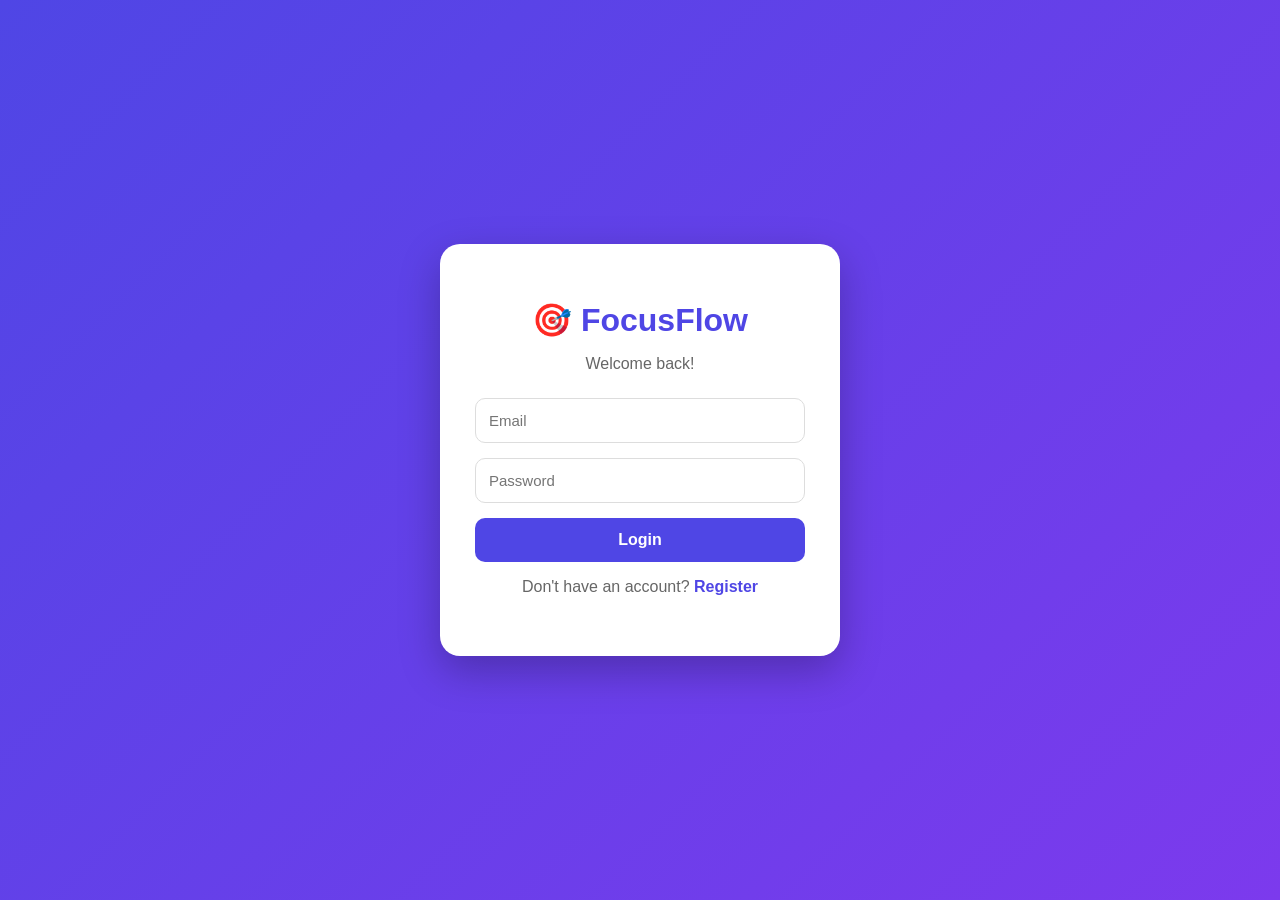
<file: frontend/login.html>
<!DOCTYPE html>
<html lang="en">

<head>
    <link rel="manifest" href="./manifest.json">
    <meta name="theme-color" content="#4f46e5">

    <meta charset="UTF-8">
    <meta name="viewport" content="width=device-width, initial-scale=1.0">

    <title>FocusFlow - Login</title>

    <style>
        * {
            box-sizing: border-box;
        }

        body {
            margin: 0;
            font-family: Arial, sans-serif;
            background: linear-gradient(135deg, #4f46e5, #7c3aed);
            min-height: 100vh;
            display: flex;
            justify-content: center;
            align-items: center;
        }

        .auth-container {
            width: 100%;
            padding: 20px;
        }

        .auth-box {
            width: 400px;
            max-width: 100%;
            margin: auto;
            background: white;
            padding: 35px;
            border-radius: 20px;
            text-align: center;
            box-shadow: 0 15px 40px rgba(0, 0, 0, 0.25);
        }

        .auth-box h1 {
            margin-bottom: 10px;
            color: #4f46e5;
        }

        .auth-box > p {
            color: #666;
            margin-bottom: 25px;
        }

        .auth-box form {
            display: flex;
            flex-direction: column;
            gap: 15px;
        }

        .auth-box input {
            width: 100%;
            padding: 13px;
            border: 1px solid #ddd;
            border-radius: 10px;
            font-size: 15px;
            outline: none;
        }

        .auth-box input:focus {
            border-color: #4f46e5;
            box-shadow: 0 0 0 3px rgba(79, 70, 229, 0.1);
        }

        .auth-box form button {
            padding: 13px;
            background: #4f46e5;
            color: white;
            border: none;
            border-radius: 10px;
            font-size: 16px;
            font-weight: bold;
            cursor: pointer;
        }

        .auth-box form button:hover {
            background: #4338ca;
        }

        .auth-box a {
            color: #4f46e5;
            font-weight: bold;
            text-decoration: none;
        }

        .auth-box a:hover {
            text-decoration: underline;
        }

        /* FocusFlow Popup */

        .popup-overlay {
            display: none;
            position: fixed;
            inset: 0;
            background: rgba(0, 0, 0, 0.6);
            justify-content: center;
            align-items: center;
            z-index: 9999;
        }

        .popup-box {
            width: 350px;
            max-width: 90%;
            background: white;
            padding: 30px;
            border-radius: 20px;
            text-align: center;
            box-shadow: 0 15px 40px rgba(0, 0, 0, 0.3);
            animation: popupShow 0.25s ease;
        }

        .popup-icon {
            font-size: 45px;
            margin-bottom: 10px;
        }

        .popup-box h2 {
            color: #4f46e5;
            margin: 5px 0 10px;
        }

        .popup-box p {
            color: #555;
            line-height: 1.5;
            white-space: pre-line;
        }

        .popup-box button {
            margin-top: 10px;
            padding: 11px 30px;
            background: #4f46e5;
            color: white;
            border: none;
            border-radius: 10px;
            cursor: pointer;
            font-weight: bold;
        }

        .popup-box button:hover {
            background: #4338ca;
        }

        @keyframes popupShow {
            from {
                transform: scale(0.8);
                opacity: 0;
            }

            to {
                transform: scale(1);
                opacity: 1;
            }
        }

        @media (max-width: 480px) {
            .auth-box {
                padding: 25px 20px;
            }
        }
    </style>
</head>

<body>

    <!-- LOGIN -->

    <div class="auth-container">

        <div class="auth-box">

            <h1>🎯 FocusFlow</h1>

            <p>Welcome back!</p>

            <form id="loginForm">

                <input
                    type="email"
                    id="loginEmail"
                    placeholder="Email"
                    required
                >

                <input
                    type="password"
                    id="loginPassword"
                    placeholder="Password"
                    required
                >

                <button type="submit">
                    Login
                </button>

            </form>

            <p>
                Don't have an account?
                <a href="register.html">
                    Register
                </a>
            </p>

        </div>

    </div>


    <!-- FOCUSFLOW POPUP -->

    <div
        id="focusflowPopup"
        class="popup-overlay"
    >

        <div class="popup-box">

            <div class="popup-icon">
                🎯
            </div>

            <h2>FocusFlow</h2>

            <p id="popupMessage">
                Message
            </p>

            <button onclick="closeFocusFlowPopup()">
                OK
            </button>

        </div>

    </div>


    <!-- LOGIN JAVASCRIPT -->

    <script>

        document
            .getElementById("loginForm")
            .addEventListener("submit", async function(event) {

                event.preventDefault();

                const email =
                    document
                    .getElementById("loginEmail")
                    .value
                    .trim();

                const password =
                    document
                    .getElementById("loginPassword")
                    .value;


                try {

                    const response =
                        await fetch(
                            "https://focusflow-backend-eu47.onrender.com/api/auth/login",
                            {
                                method: "POST",

                                headers: {
                                    "Content-Type":
                                        "application/json"
                                },

                                body:
                                    JSON.stringify({
                                        email: email,
                                        password: password
                                    })
                            }
                        );


                    const data =
                        await response.json();


                    // LOGIN SUCCESS

                    if (response.ok) {

                        localStorage.setItem(
                            "token",
                            data.token
                        );

                        localStorage.setItem(
                            "user",
                            JSON.stringify(data.user)
                        );

                        showFocusFlowPopup(
                            "Login successful! 🎉"
                        );


                        setTimeout(function() {

                            window.location.href =
                                "index.html";

                        }, 1200);


                    } else {

                        showFocusFlowPopup(
                            data.message ||
                            "Login failed!"
                        );

                    }

                } catch (error) {

                    console.error(
                        "Login Error:",
                        error
                    );

                    showFocusFlowPopup(
                        "Cannot connect to server!"
                    );

                }

            });


        // SHOW POPUP

        function showFocusFlowPopup(message) {

            const popup =
                document.getElementById(
                    "focusflowPopup"
                );

            const popupMessage =
                document.getElementById(
                    "popupMessage"
                );

            popupMessage.textContent =
                message;

            popup.style.display =
                "flex";
        }


        // CLOSE POPUP

        function closeFocusFlowPopup() {

            const popup =
                document.getElementById(
                    "focusflowPopup"
                );

            popup.style.display =
                "none";
        }

    </script>

</body>

</html>
</file>
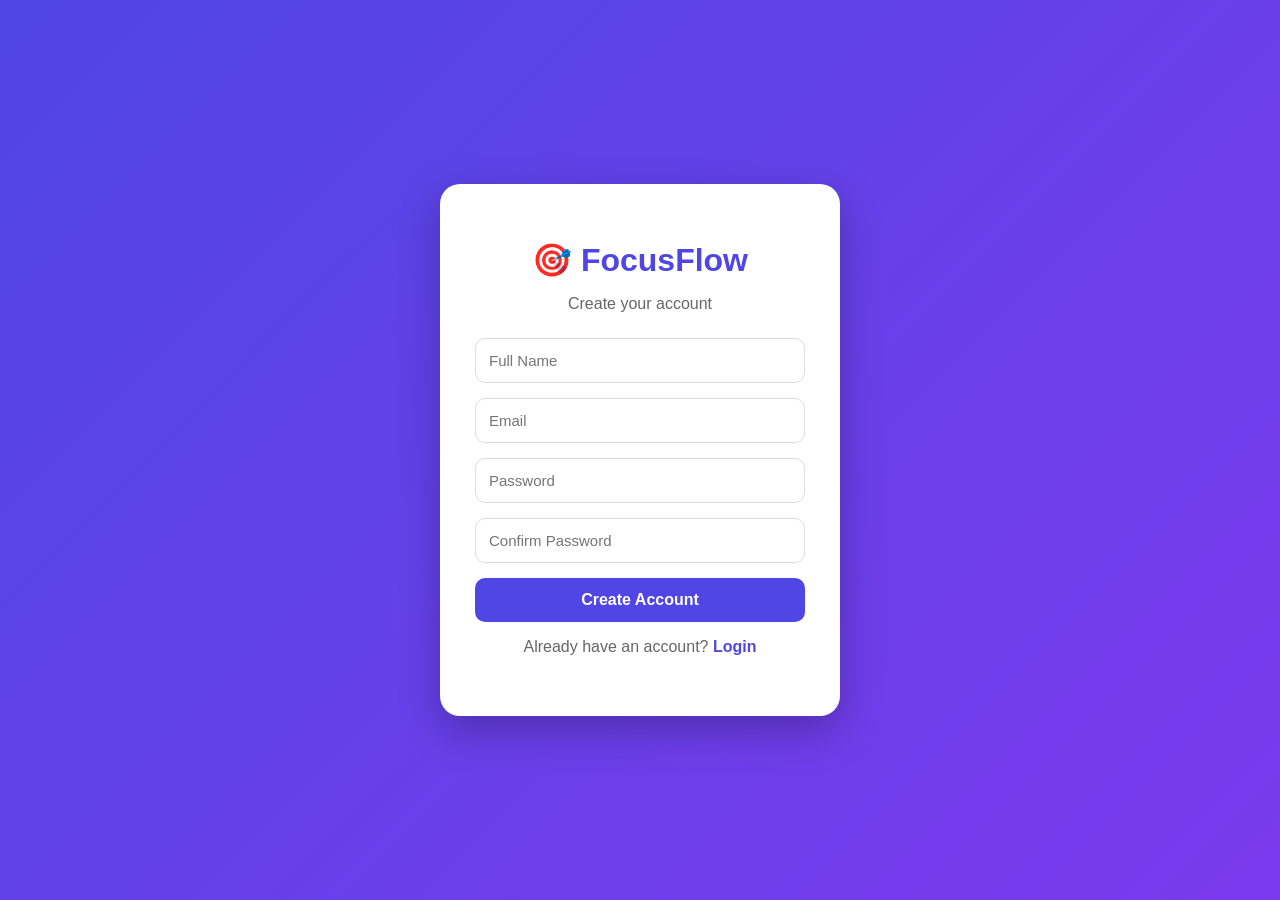
<file: frontend/register.html>
<!DOCTYPE html>
<html lang="en">

<head>
    <link rel="manifest" href="./manifest.json">
<meta name="theme-color" content="#4f46e5">

    <meta charset="UTF-8">

    <meta name="viewport"
          content="width=device-width, initial-scale=1.0">

    <title>FocusFlow - Register</title>

    <style>
    * {
        box-sizing: border-box;
    }

    body {
        margin: 0;
        font-family: Arial, sans-serif;
        background: linear-gradient(135deg, #4f46e5, #7c3aed);
        min-height: 100vh;
        display: flex;
        justify-content: center;
        align-items: center;
    }

    .auth-container {
        width: 100%;
        padding: 20px;
    }

    .auth-box {
        width: 400px;
        max-width: 100%;
        margin: auto;
        background: white;
        padding: 35px;
        border-radius: 20px;
        text-align: center;
        box-shadow: 0 15px 40px rgba(0, 0, 0, 0.25);
    }

    .auth-box h1 {
        margin-bottom: 10px;
        color: #4f46e5;
    }

    .auth-box > p {
        color: #666;
        margin-bottom: 25px;
    }

    .auth-box form {
        display: flex;
        flex-direction: column;
        gap: 15px;
    }

    .auth-box input {
        width: 100%;
        padding: 13px;
        border: 1px solid #ddd;
        border-radius: 10px;
        font-size: 15px;
        outline: none;
    }

    .auth-box input:focus {
        border-color: #4f46e5;
        box-shadow: 0 0 0 3px rgba(79, 70, 229, 0.1);
    }

    .auth-box form button {
        padding: 13px;
        background: #4f46e5;
        color: white;
        border: none;
        border-radius: 10px;
        font-size: 16px;
        font-weight: bold;
        cursor: pointer;
    }

    .auth-box form button:hover {
        background: #4338ca;
    }

    .auth-box a {
        color: #4f46e5;
        font-weight: bold;
        text-decoration: none;
    }

    .auth-box a:hover {
        text-decoration: underline;
    }

    /* FocusFlow Popup */

    .popup-overlay {
        display: none;
        position: fixed;
        inset: 0;
        background: rgba(0, 0, 0, 0.6);
        justify-content: center;
        align-items: center;
        z-index: 9999;
    }

    .popup-box {
        width: 350px;
        max-width: 90%;
        background: white;
        padding: 30px;
        border-radius: 20px;
        text-align: center;
        box-shadow: 0 15px 40px rgba(0, 0, 0, 0.3);
        animation: popupShow 0.25s ease;
    }

    .popup-icon {
        font-size: 45px;
        margin-bottom: 10px;
    }

    .popup-box h2 {
        color: #4f46e5;
        margin: 5px 0 10px;
    }

    .popup-box p {
        color: #555;
        line-height: 1.5;
        white-space: pre-line;
    }

    .popup-box button {
        margin-top: 10px;
        padding: 11px 30px;
        background: #4f46e5;
        color: white;
        border: none;
        border-radius: 10px;
        cursor: pointer;
        font-weight: bold;
    }

    .popup-box button:hover {
        background: #4338ca;
    }

    @keyframes popupShow {
        from {
            transform: scale(0.8);
            opacity: 0;
        }

        to {
            transform: scale(1);
            opacity: 1;
        }
    }

    @media (max-width: 480px) {

        .auth-box {
            padding: 25px 20px;
        }

    }
</style>

</head>


<body>


    <!-- REGISTER -->

    <div class="auth-container">

        <div class="auth-box">

            <h1>🎯 FocusFlow</h1>

            <p>Create your account</p>


            <form id="registerForm">

                <input
                    type="text"
                    id="registerName"
                    placeholder="Full Name"
                    required
                >


                <input
                    type="email"
                    id="registerEmail"
                    placeholder="Email"
                    required
                >


                <input
                    type="password"
                    id="registerPassword"
                    placeholder="Password"
                    required
                >


                <input
                    type="password"
                    id="confirmPassword"
                    placeholder="Confirm Password"
                    required
                >


                <button type="submit">
                    Create Account
                </button>

            </form>


            <p>
                Already have an account?
                <a href="login.html">
                    Login
                </a>
            </p>

        </div>

    </div>



    <!-- =============================== -->
    <!-- FOCUSFLOW POPUP -->
    <!-- =============================== -->

    <div id="focusflowPopup"
         class="popup-overlay">

        <div class="popup-box">

            <div class="popup-icon">
                🎯
            </div>

            <h2>FocusFlow</h2>

            <p id="popupMessage">
                Message
            </p>

            <button onclick="closeFocusFlowPopup()">
                OK
            </button>

        </div>

    </div>



    <!-- =============================== -->
    <!-- REGISTER JAVASCRIPT -->
    <!-- =============================== -->

    <script>

        document
            .getElementById("registerForm")
            .addEventListener(
                "submit",
                async function(event) {

                    event.preventDefault();


                    const name =
                        document
                        .getElementById("registerName")
                        .value
                        .trim();


                    const email =
                        document
                        .getElementById("registerEmail")
                        .value
                        .trim();


                    const password =
                        document
                        .getElementById("registerPassword")
                        .value;


                    const confirmPassword =
                        document
                        .getElementById("confirmPassword")
                        .value;


                    // ===============================
                    // PASSWORD CHECK
                    // ===============================

                    if (
                        password !==
                        confirmPassword
                    ) {

                        showFocusFlowPopup(
                            "Passwords do not match!"
                        );

                        return;
                    }


                    try {

                        const response =
                            await fetch("https://focusflow-backend-eu47.onrender.com/api/auth/register",
                                 {

                                    method: "POST",

                                    headers: {

                                        "Content-Type":
                                            "application/json"

                                    },

                                    body:
                                        JSON.stringify({

                                            name: name,

                                            email: email,

                                            password: password

                                        })

                                }
                            );


                        const data =
                            await response.json();


                        // ===============================
                        // REGISTRATION SUCCESS
                        // ===============================

                        if (response.ok) {

                            showFocusFlowPopup(
                                "Registration successful! 🎉"
                            );


                            setTimeout(
                                function() {

                                    window.location.href =
                                        "login.html";

                                },
                                1200
                            );


                        } else {

                            showFocusFlowPopup(
                                data.message
                            );

                        }


                    } catch (error) {

                        console.log(error);


                        showFocusFlowPopup(
                            "Cannot connect to server!"
                        );

                    }

                }
            );



        // ===============================
        // SHOW POPUP
        // ===============================

        function showFocusFlowPopup(message) {

            const popup =
                document.getElementById(
                    "focusflowPopup"
                );


            const popupMessage =
                document.getElementById(
                    "popupMessage"
                );


            popupMessage.textContent =
                message;


            popup.style.display =
                "flex";

        }



        // ===============================
        // CLOSE POPUP
        // ===============================

        function closeFocusFlowPopup() {

            const popup =
                document.getElementById(
                    "focusflowPopup"
                );


            popup.style.display =
                "none";

        }

    </script>


</body>

</html>
</file>
